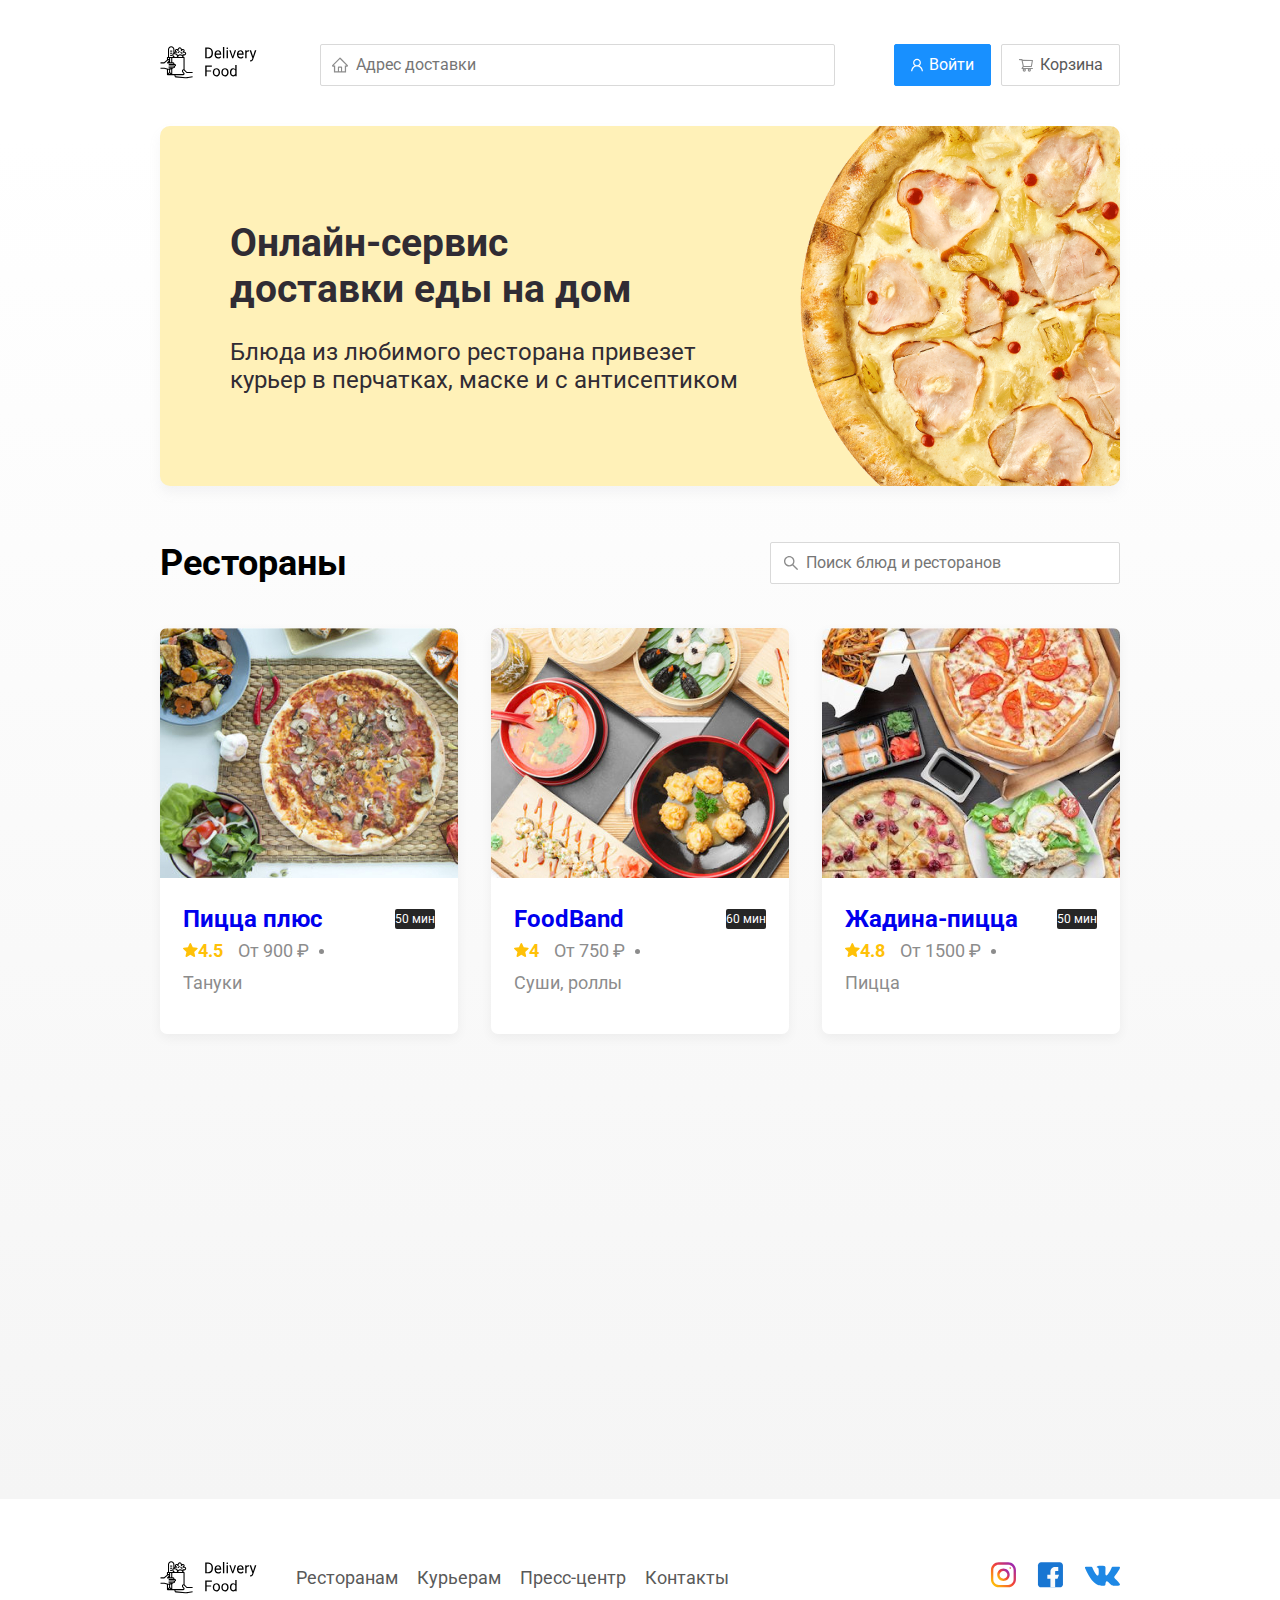
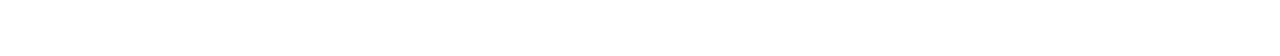
<file: index.html>
<!DOCTYPE html>
<html lang="ru">
  <head>
    <meta charset="UTF-8" />
    <meta name="viewport" content="width=device-width, initial-scale=1.0" />
    <title>Delivery food - доставка еды на дом</title>
    <link
      href="https://fonts.googleapis.com/css2?family=Roboto:400,700&display=swap&subset=cyrillic"
      rel="stylesheet"
    />
    <link rel="stylesheet" href="css/normalize.css" />
    <link rel="stylesheet" href="css/animate.min.css" />
    <link rel="stylesheet" href="css/style.css" />
  </head>

  <body>
    <!-- шапка сайта -->
    <div class="container">
      <header class="header">
        <!-- Логотип -->
        <a href="index.html" class="logo">
          <img src="img\logo.svg" alt="logo" />
        </a>
        <!-- Поле поиска -->
        <input
          type="text"
          class="input input-address"
          placeholder="Адрес доставки"
        />
        <!-- кнопки -->
        <div class="buttons">
          <button class="button button-primary">
            <img src="img/user.svg" alt="user" class="button-icon" />
            <span class="button-text">Войти</span>
          </button>
          <button class="button" id="card-button">
            <img
              src="img/shopping-cart.svg"
              alt="shopping card"
              class="button-icon"
            />
            <span class="button-text">Корзина</span>
          </button>
        </div>
      </header>
    </div>
    <!--/.container-->
    <main class="main">
      <div class="container">
        <section class="promo">
          <h1 class="promo-title">Онлайн-сервис <br />доставки еды на дом</h1>
          <p class="promo-text">
            Блюда из любимого ресторана привезет <br />курьер в перчатках, маске
            и с антисептиком
          </p>
        </section>
        <section class="restaurants">
          <div class="section-heading">
            <h2 class="section-title">Рестораны</h2>
            <input
              type="text"
              class="input input-search"
              placeholder="Поиск блюд и ресторанов"
            />
          </div>
          <div class="cards">
            <a href="restaurant.html" class="card wow bounceInUp" data-wow-delay="0.2s">
              <img src="img/image.jpg" alt="image" class="card-image" />
              <div class="card-text">
                <div class="card-heading">
                  <h3 class="card-title">Пицца плюс</h3>
                  <span class="card-tag tag">50 мин</span>
                </div>
                <!-- /.card-heading -->
                <div class="card-info">
                  <div class="rating">
                    <img
                      src="img/rating.svg"
                      alt="rating"
                      class="rating-star"
                    />4.5
                  </div>
                  <div class="price">От 900 ₽</div>
                  <div class="category">Тануки</div>
                </div>
                <!-- /.card-info -->
              </div>
            </a>
            <!-- /.card -->

            <a href="restaurant.html" class="card wow bounceInUp" data-wow-delay="0.4s">
              <img src="img/image1.jpg" alt="image" class="card-image" />
              <div class="card-text">
                <div class="card-heading">
                  <h3 class="card-title">FoodBand</h3>
                  <span class="card-tag tag">60 мин</span>
                </div>
                <!-- /.card-heading -->
                <div class="card-info">
                  <div class="rating">
                    <img
                      src="img/rating.svg"
                      alt="rating"
                      class="rating-star"
                    />4
                  </div>
                  <div class="price">От 750 ₽</div>
                  <div class="category">Суши, роллы</div>
                </div>
                <!-- /.card-info -->
              </div>
            </a>
            <!-- /.card -->

            <a href="restaurant.html" class="card wow bounceInUp" data-wow-delay="0.6s">
              <img src="img/image2.jpg" alt="image" class="card-image" />
              <div class="card-text">
                <div class="card-heading">
                  <h3 class="card-title">Жадина-пицца</h3>
                  <span class="card-tag tag">50 мин</span>
                </div>
                <!-- /.card-heading -->
                <div class="card-info">
                  <div class="rating">
                    <img
                      src="img/rating.svg"
                      alt="rating"
                      class="rating-star"
                    />4.8
                  </div>
                  <div class="price">От 1500 ₽</div>
                  <div class="category">Пицца</div>
                </div>
                <!-- /.card-info -->
              </div>
            </av>
            <!-- /.card -->

            <a href="restaurant.html" class="card wow bounceInUp" data-wow-delay="0.2s">
              <img src="img/image3.jpg" alt="image" class="card-image" />
              <div class="card-text">
                <div class="card-heading">
                  <h3 class="card-title">Точка еды</h3>
                  <span class="card-tag tag">40 мин</span>
                </div>
                <!-- /.card-heading -->
                <div class="card-info">
                  <div class="rating">
                    <img
                      src="img/rating.svg"
                      alt="rating"
                      class="rating-star"
                    />4.5
                  </div>
                  <div class="price">От 300 ₽</div>
                  <div class="category">Суши</div>
                </div>
                <!-- /.card-info -->
              </div>
            </a>
            <!-- /.card -->

            <a href="restaurant.html" class="card wow bounceInUp" data-wow-delay="0.4s">
              <img src="img/image4.jpg" alt="image" class="card-image" />
              <div class="card-text">
                <div class="card-heading">
                  <h3 class="card-title">Роллы</h3>
                  <span class="card-tag tag">60 мин</span>
                </div>
                <!-- /.card-heading -->
                <div class="card-info">
                  <div class="rating">
                    <img
                      src="img/rating.svg"
                      alt="rating"
                      class="rating-star"
                    />4.5
                  </div>
                  <div class="price">От 500 ₽</div>
                  <div class="category">Роллы</div>
                </div>
                <!-- /.card-info -->
              </div>
            </av>
            <!-- /.card -->

            <a href="restaurant.html" class="card wow bounceInUp" data-wow-delay="0.6s">
              <img src="img/image5.jpg" alt="image" class="card-image" />
              <div class="card-text">
                <div class="card-heading">
                  <h3 class="card-title">PizzaBurger</h3>
                  <span class="card-tag tag">30 мин</span>
                </div>
                <!-- /.card-heading -->
                <div class="card-info">
                  <div class="rating">
                    <img
                      src="img/rating.svg"
                      alt="rating"
                      class="rating-star"
                    />5
                  </div>
                  <div class="price">От 700 ₽</div>
                  <div class="category">Пицца</div>
                </div>
                <!-- /.card-info -->
              </div>
            </a>
            <!-- /.card -->
          </div>
          <!-- /.cards -->
        </section>
      </div>
    </main>

    <footer class="footer">
      <div class="container">
        <div class="footer-block">
          <img src="img/logo.svg" alt="logo" class="logo footer-logo" />
          <nav class="footer-nav">
            <a href="#" class="footer-link">Ресторанам</a>
            <a href="#" class="footer-link">Курьерам</a>
            <a href="#" class="footer-link">Пресс-центр</a>
            <a href="#" class="footer-link">Контакты</a>
          </nav>
          <div class="social-links">
            <a href="#" class="social-link"
              ><img src="img/instagram.svg" alt="instagram"
            /></a>
            <a href="#" class="social-link"
              ><img src="img/fb.svg" alt="facebook"
            /></a>
            <a href="#" class="social-link"
              ><img src="img/vk.svg" alt="VK"
            /></a>
          </div>
        </div>
      </div>
    </footer>
    <div class="modal">
      <div class="modal-dialog">
        <div class="modal-header">
          <h3 class="modal-title">Корзина</h3>
          <button class="close">&times</button>
          <!--&times -это крестик для закрытия окна-->
        </div>
        <!-- /.modal-header -->
        <div class="modal-body">
          <div class="food-row">
            <span class="food-name">Ролл угорь стандартный </span>
            <strong class="food-price">250 ₽</strong>
            <div class="food-counter">
              <button class="counter-button">-</button>
              <span class="counter">1</span>
              <button class="counter-button">+</button>
            </div>
          </div>
          <!-- /.food-row -->
          <div class="food-row">
            <span class="food-name">Ролл угорь стандартный </span>
            <strong class="food-price">250 ₽</strong>
            <div class="food-counter">
              <button class="counter-button">-</button>
              <span class="counter">1</span>
              <button class="counter-button">+</button>
            </div>
          </div>
          <!-- /.food-row -->
          <div class="food-row">
            <span class="food-name">Ролл угорь стандартный </span>
            <strong class="food-price">250 ₽</strong>
            <div class="food-counter">
              <button class="counter-button">-</button>
              <span class="counter">1</span>
              <button class="counter-button">+</button>
            </div>
          </div>
          <!-- /.food-row -->
          <div class="food-row">
            <span class="food-name">Ролл угорь стандартный </span>
            <strong class="food-price">250 ₽</strong>
            <div class="food-counter">
              <button class="counter-button">-</button>
              <span class="counter">1</span>
              <button class="counter-button">+</button>
            </div>
          </div>
          <!-- /.food-row -->
          <div class="food-row">
            <span class="food-name">Ролл угорь стандартный </span>
            <strong class="food-price">250 ₽</strong>
            <div class="food-counter">
              <button class="counter-button">-</button>
              <span class="counter">1</span>
              <button class="counter-button">+</button>
            </div>
          </div>
          <!-- /.food-row -->
        </div>
        <!-- /.modal-body -->
        <div class="modal-footer">
          <span class="modal-pricetag"> 1250 ₽</span>
          <div class="footer-buttons">
            <button class="button button-primary">Оформить заказ</button>
            <button class="button">Отмена</button>
          </div>
        </div>
        <!-- /.modal-footer -->
      </div>
      <!-- /.modal-dialog -->
    </div>
  <script src="js/wow.min.js"></script>
  <script src="js/main.js"></script>
  </body>
</html>
</file>
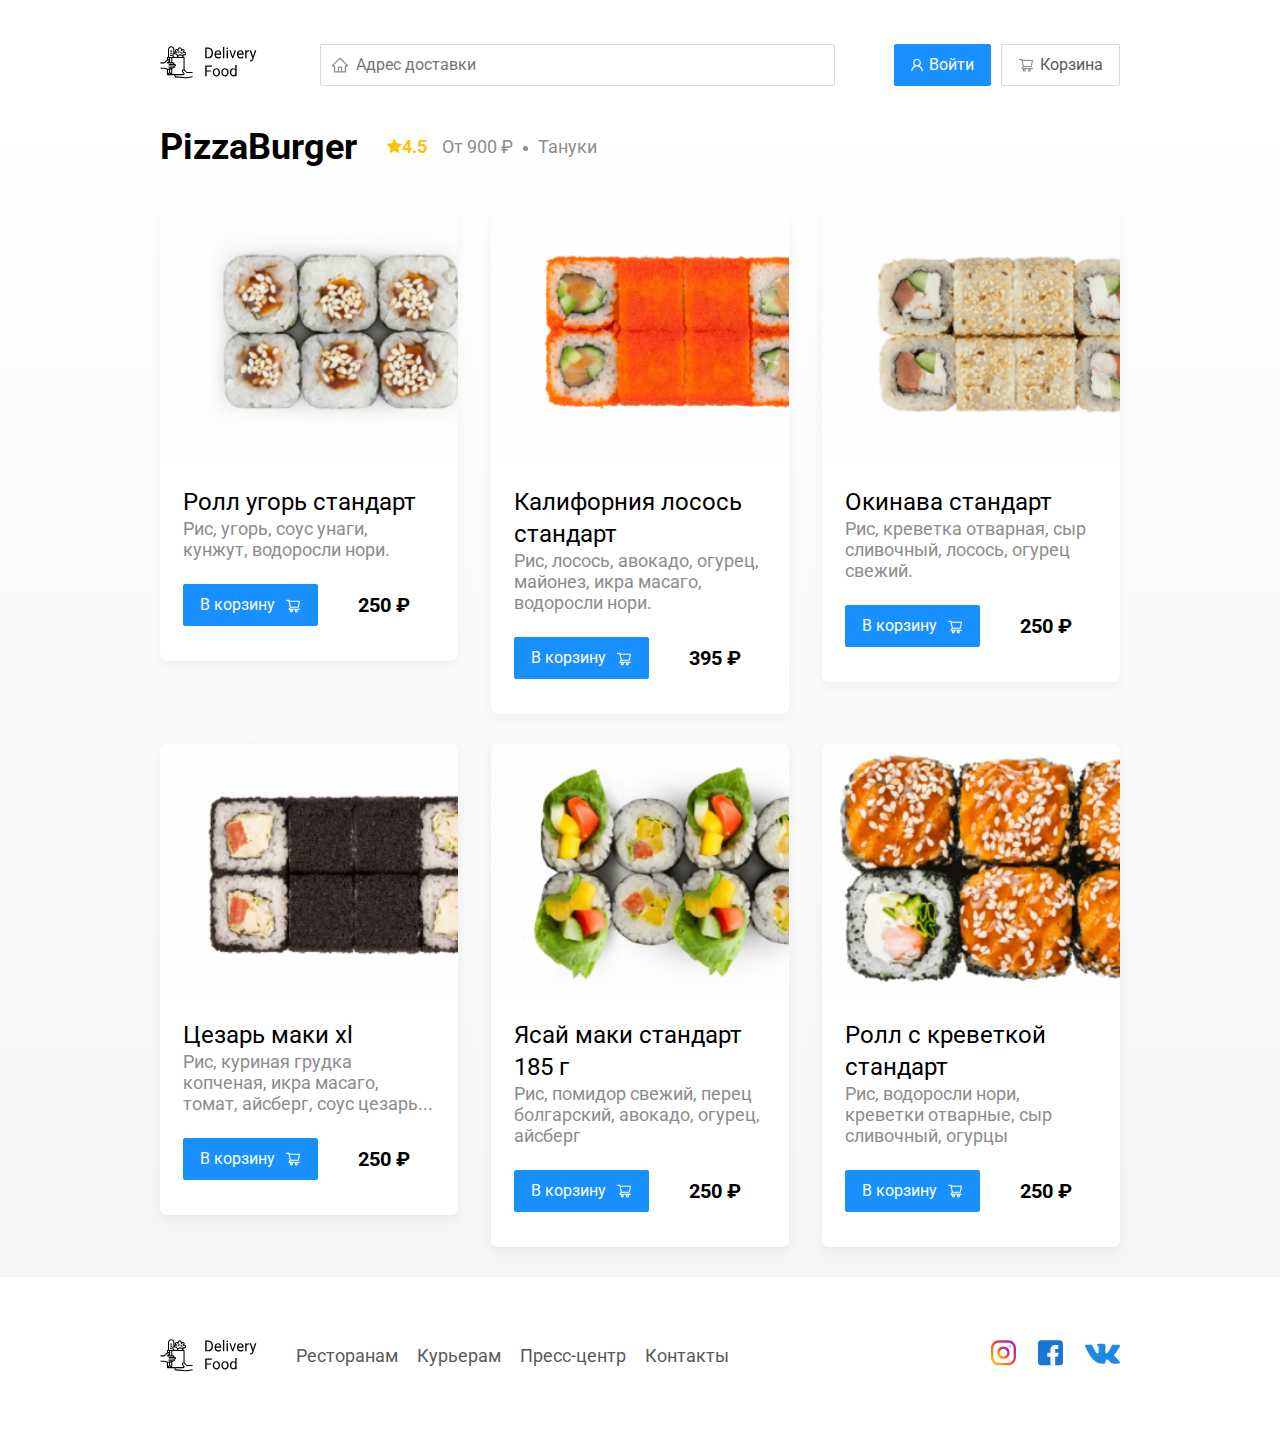
<file: restaurant.html>
<!DOCTYPE html>
<html lang="ru">
  <head>
    <meta charset="UTF-8" />
    <meta name="viewport" content="width=device-width, initial-scale=1.0" />
    <title>PizzaBurger - доставка еды на дом</title>
    <link
      href="https://fonts.googleapis.com/css2?family=Roboto:400,700&display=swap&subset=cyrillic"
      rel="stylesheet"
    />
    <link rel="stylesheet" href="css/normalize.css" />
    <link rel="stylesheet" href="css/animate.min.css" />
    <link rel="stylesheet" href="css/style.css" />
  </head>

  <body>
    <!-- шапка сайта -->
    <div class="container">
      <header class="header">
        <!-- Логотип -->
        <a href="index.html" class="logo">
          <img src="img\logo.svg" alt="logo" />
        </a>
        <!-- Поле поиска -->
        <input
          type="text"
          class="input input-address"
          placeholder="Адрес доставки"
        />
        <!-- кнопки -->
        <div class="buttons">
          <button class="button button-primary">
            <img src="img/user.svg" alt="user" class="button-icon" />
            <span class="button-text">Войти</span>
          </button>
          <button class="button" id="card-button">
            <img
              src="img/shopping-cart.svg"
              alt="shopping card"
              class="button-icon"
            />
            <span class="button-text">Корзина</span>
          </button>
        </div>
      </header>
    </div>
    <!--/.container-->
    <main class="main">
      <div class="container">
        <section class="restaurants">
          <div class="section-heading">
            <h2 class="section-title">PizzaBurger</h2>
            <div class="card-info">
              <div class="rating">
                <img src="img/rating.svg" alt="rating" class="rating-star" />4.5
              </div>
              <div class="price">От 900 ₽</div>
              <div class="category">Тануки</div>
            </div>
            <!-- /.card-info -->
          </div>
          <div class="cards">
            <div class="card wow bounceInUp" data-wow-delay="0.2s">
              <img src="img/roll-ugor.jpg" alt="image" class="card-image" />
              <div class="card-text">
                <div class="card-heading">
                  <h3 class="card-title card-title-reg">Ролл угорь стандарт</h3>
                </div>
                <!-- /.card-heading -->
                <div class="card-info">
                  <div class="ingredients">
                    Рис, угорь, соус унаги, кунжут, водоросли нори.
                  </div>
                </div>
                <!-- /.card-info -->
                <div class="card-buttons">
                  <button class="button button-primary">
                    <span class="button-card-text">В корзину</span>
                    <img
                      src="img/shopping-cart-white.svg"
                      alt="shopping cart"
                      class="card-button-image"
                    />
                  </button>
                  <strong class="card-price-bold">250 ₽</strong>
                </div>
              </div>
            </div>
            <!-- /.card -->

            <div class="card wow bounceInUp" data-wow-delay="0.4s">
              <img
                src="img/kalifornia-losos.jpg"
                alt="image"
                class="card-image"
              />
              <div class="card-text">
                <div class="card-heading">
                  <h3 class="card-title card-title-reg">
                    Калифорния лосось стандарт
                  </h3>
                </div>
                <!-- /.card-heading -->
                <div class="card-info">
                  <div class="ingredients">
                    Рис, лосось, авокадо, огурец, майонез, икра масаго,
                    водоросли нори.
                  </div>
                </div>
                <!-- /.card-info -->
                <div class="card-buttons">
                  <button class="button button-primary">
                    <span class="button-card-text">В корзину</span>
                    <img
                      src="img/shopping-cart-white.svg"
                      alt="shopping cart"
                      class="card-button-image"
                    />
                  </button>
                  <strong class="card-price-bold">395 ₽</strong>
                </div>
              </div>
            </div>
            <!-- /.card -->

            <div class="card wow bounceInUp" data-wow-delay="0.6s">
              <img src="img/okinava.jpg" alt="image" class="card-image" />
              <div class="card-text">
                <div class="card-heading">
                  <h3 class="card-title card-title-reg">Окинава стандарт</h3>
                </div>
                <!-- /.card-heading -->
                <div class="card-info">
                  <div class="ingredients">
                    Рис, креветка отварная, сыр сливочный, лосось, огурец
                    свежий.
                  </div>
                </div>
                <!-- /.card-info -->
                <div class="card-buttons">
                  <button class="button button-primary">
                    <span class="button-card-text">В корзину</span>
                    <img
                      src="img/shopping-cart-white.svg"
                      alt="shopping cart"
                      class="card-button-image"
                    />
                  </button>
                  <strong class="card-price-bold">250 ₽</strong>
                </div>
              </div>
            </div>
            <!-- /.card -->

            <div class="card wow bounceInUp" data-wow-delay="0.2s">
              <img src="img/cezar-maki.jpg" alt="image" class="card-image" />
              <div class="card-text">
                <div class="card-heading">
                  <h3 class="card-title card-title-reg">Цезарь маки хl</h3>
                </div>
                <!-- /.card-heading -->
                <div class="card-info">
                  <div class="ingredients">
                    Рис, куриная грудка копченая, икра масаго, томат, айсберг,
                    соус цезарь...
                  </div>
                </div>
                <!-- /.card-info -->
                <div class="card-buttons">
                  <button class="button button-primary">
                    <span class="button-card-text">В корзину</span>
                    <img
                      src="img/shopping-cart-white.svg"
                      alt="shopping cart"
                      class="card-button-image"
                    />
                  </button>
                  <strong class="card-price-bold">250 ₽</strong>
                </div>
              </div>
            </div>
            <!-- /.card -->

            <div class="card wow bounceInUp" data-wow-delay="0.4s">
              <img src="img/yasai-maki.jpg" alt="image" class="card-image" />
              <div class="card-text">
                <div class="card-heading">
                  <h3 class="card-title card-title-reg">
                    Ясай маки стандарт 185 г
                  </h3>
                </div>
                <!-- /.card-heading -->
                <div class="card-info">
                  <div class="ingredients">
                    Рис, помидор свежий, перец болгарский, авокадо, огурец,
                    айсберг
                  </div>
                </div>
                <!-- /.card-info -->
                <div class="card-buttons">
                  <button class="button button-primary">
                    <span class="button-card-text">В корзину</span>
                    <img
                      src="img/shopping-cart-white.svg"
                      alt="shopping cart"
                      class="card-button-image"
                    />
                  </button>
                  <strong class="card-price-bold">250 ₽</strong>
                </div>
              </div>
            </div>
            <!-- /.card -->

            <div class="card wow bounceInUp" data-wow-delay="0.6s">
              <img src="img/roll-krevetka.jpg" alt="image" class="card-image" />
              <div class="card-text">
                <div class="card-heading">
                  <h3 class="card-title card-title-reg">
                    Ролл с креветкой стандарт
                  </h3>
                </div>
                <!-- /.card-heading -->
                <div class="card-info">
                  <div class="ingredients">
                    Рис, водоросли нори, креветки отварные, сыр сливочный,
                    огурцы
                  </div>
                </div>
                <!-- /.card-info -->
                <div class="card-buttons">
                  <button class="button button-primary">
                    <span class="button-card-text">В корзину</span>
                    <img
                      src="img/shopping-cart-white.svg"
                      alt="shopping cart"
                      class="card-button-image"
                    />
                  </button>
                  <strong class="card-price-bold">250 ₽</strong>
                </div>
              </div>
            </div>
            <!-- /.card -->
          </div>
          <!-- /.cards -->
        </section>
      </div>
    </main>

    <footer class="footer">
      <div class="container">
        <div class="footer-block">
          <img src="img/logo.svg" alt="logo" class="logo footer-logo" />
          <nav class="footer-nav">
            <a href="#" class="footer-link">Ресторанам</a>
            <a href="#" class="footer-link">Курьерам</a>
            <a href="#" class="footer-link">Пресс-центр</a>
            <a href="#" class="footer-link">Контакты</a>
          </nav>
          <div class="social-links">
            <a href="#" class="social-link"
              ><img src="img/instagram.svg" alt="instagram"
            /></a>
            <a href="#" class="social-link"
              ><img src="img/fb.svg" alt="facebook"
            /></a>
            <a href="#" class="social-link"
              ><img src="img/vk.svg" alt="VK"
            /></a>
          </div>
        </div>
      </div>
    </footer>

    <div class="modal">
      <div class="modal-dialog">
        <div class="modal-header">
          <h3 class="modal-title">Корзина</h3>
          <button class="close">&times</button
          ><!--&times -это крестик для закрытия окна-->
        </div>
        <!-- /.modal-header -->
        <div class="modal-body">
          <div class="food-row">
            <span class="food-name">Ролл угорь стандартный </span>
            <strong class="food-price">250 ₽</strong>
            <div class="food-counter">
              <button class="counter-button">-</button>
              <span class="counter">1</span>
              <button class="counter-button">+</button>
            </div>
          </div>
          <!-- /.food-row -->
          <div class="food-row">
            <span class="food-name">Ролл угорь стандартный </span>
            <strong class="food-price">250 ₽</strong>
            <div class="food-counter">
              <button class="counter-button">-</button>
              <span class="counter">1</span>
              <button class="counter-button">+</button>
            </div>
          </div>
          <!-- /.food-row -->
          <div class="food-row">
            <span class="food-name">Ролл угорь стандартный </span>
            <strong class="food-price">250 ₽</strong>
            <div class="food-counter">
              <button class="counter-button">-</button>
              <span class="counter">1</span>
              <button class="counter-button">+</button>
            </div>
          </div>
          <!-- /.food-row -->
          <div class="food-row">
            <span class="food-name">Ролл угорь стандартный </span>
            <strong class="food-price">250 ₽</strong>
            <div class="food-counter">
              <button class="counter-button">-</button>
              <span class="counter">1</span>
              <button class="counter-button">+</button>
            </div>
          </div>
          <!-- /.food-row -->
          <div class="food-row">
            <span class="food-name">Ролл угорь стандартный </span>
            <strong class="food-price">250 ₽</strong>
            <div class="food-counter">
              <button class="counter-button">-</button>
              <span class="counter">1</span>
              <button class="counter-button">+</button>
            </div>
          </div>
          <!-- /.food-row -->
        </div>
        <!-- /.modal-body -->
        <div class="modal-footer">
          <span class="modal-pricetag"> 1250 ₽</span>
          <div class="footer-buttons">
            <button class="button button-primary">Оформить заказ</button>
            <button class="button">Отмена</button>
          </div>
        </div>
        <!-- /.modal-footer -->
      </div>
      <!-- /.modal-dialog -->
    </div>
    <script src="js/wow.min.js"></script>
    <script src="js/main.js"></script>
  </body>
</html>
</file>
<file: css/style.css>
* {
  box-sizing: border-box;
}
body {
  font-family: "Roboto", sans-serif;
  padding-top: 44px;
}
.container {
  /* border: 1px solid red; */
  max-width: 1200px;
  margin: auto;
}
.header {
  display: flex;
  align-items: center;
  justify-content: space-between;

  margin-bottom: 40px;
}
.input {
  background: #ffffff;
  border: 1px solid #d9d9d9;
  border-radius: 2px;
  font-size: 16px;
  line-height: 24px;
  padding: 8px;
  padding-left: 35px;
  background-repeat: no-repeat;
  background-position: left 11px center;
}
.input-address {
  flex: 0.8; /* 80% места*/
  background-image: url(../img/Home.svg);
}
.input-search {
  background-image: url(../img/search.svg);
  width: 350px;
  margin-left: auto;
}
.buttons {
  display: flex;
  align-items: center;
}
.button {
  display: flex;
  align-items: center;
  padding: 8px 16px;
  background: #ffffff;
  border: 1px solid #d9d9d9;
  box-sizing: border-box;
  box-shadow: 0px 0px 2px rgba(0, 0, 0, 0.0015);
  border-radius: 2px;
  color: #595959;
  font-size: 16px;
  line-height: 24px;
  cursor: pointer;
}
.button-primary {
  background: #1890ff;
  border: 1px solid #1890ff;
  color: #fff;
  margin-right: 10px;
}
.button-icon {
  margin-right: 6px;
  /* vertical-align: middle; */
}
.button-card-text {
  margin-right: 10px;
}
/* .button-text { */
/* vertical-align: middle; */
/* } */
.promo {
  box-shadow: 0px 7px 12px rgba(158, 158, 163, 0.1);
  background: #fff1b8 url(../img/promo-image3.jpeg) no-repeat top -100px right -243px /
    942px;
  border-radius: 10px;
  padding: 68px 70px;
  margin-bottom: 56px;
}
.promo-title {
  font-style: normal;
  font-weight: bold;
  font-size: 39px;
  line-height: 46px;
  color: #302c34;
}
.promo-text {
  font-style: normal;
  font-weight: normal;
  font-size: 24px;
  line-height: 28px;

  color: #302c34;
  max-width: 538px;
}
.main {
  background: linear-gradient(
    180deg,
    rgba(245, 245, 245, 0) 1.04%,
    #f5f5f5 100%
  );
}
.section-heading {
  display: flex;
  align-items: center;
  /* justify-content: space-between; */
  margin-bottom: 44px;
}
.section-title {
  font-style: normal;
  font-weight: bold;
  font-size: 36px;
  line-height: 42px;
  margin: 0;
  color: #000000;
  margin-right: 30px;
}
.cards {
  display: flex;
  align-items: flex-start;
  flex-wrap: wrap;
  justify-content: space-between;
}
.card {
  background: #ffffff;
  box-shadow: 0px 4px 12px rgba(0, 0, 0, 0.05);
  border-radius: 7px;
  overflow: hidden;
  margin-bottom: 30px;
  /* min-width: 385px; */
  flex-basis: 31%;
  text-decoration: none; /*убираем декорирование текстаа (подчеркивания как ссылку)*/
}
.card-image {
  width: 384px;
  height: 250px;
  object-fit: cover;
}
.card-text {
  padding-top: 20px;
  padding-bottom: 35px;
  padding-left: 23px;
  padding-right: 23px;
}
.card-heading {
  display: flex;
  align-items: center;
  justify-content: space-between;
}
.card-title {
  margin: 0;
  font-style: normal;
  font-weight: bold;
  font-size: 24px;
  line-height: 32px;
}
.card-title-reg {
  font-weight: 400;
}
.card-tag {
  font-style: normal;
  font-weight: normal;
  font-size: 12px;
  line-height: 20px;
  color: #ffffff;
  background: #262626;
  border-radius: 2px;
}
.card-info {
  display: flex;
  align-items: center;
  flex-wrap: wrap;
  /* margin-bottom: 24px; */
}
.card-buttons {
  display: flex;
  /* justify-content: space-between; */
  align-items: center;
  margin-top: 24px;
}
.card-price-bold {
  font-weight: bold;
  font-size: 20px;
  line-height: 32px;
  margin-left: 30px;
}
.rating {
  margin-right: 26px;
  color: #ffc107;
  font-weight: bold;
  font-size: 18px;
  line-height: 32px;
}
.price,
.category {
  color: #8c8c8c;
  font-size: 18px;
  line-height: 32px;
}
.price {
  margin-right: 10px;
}
.ingredients {
  color: #8c8c8c;
  font-size: 18px;
  line-height: 21px;
}
.category {
  text-overflow: ellipsis;
  overflow: hidden;
  white-space: nowrap;
  min-width: 150px;
}
.price:after {
  content: "";
  width: 5px;
  height: 5px;
  background-color: #8c8c8c;
  display: inline-block;
  vertical-align: middle;
  background-repeat: 50%;
  margin-left: 10px;
  border-radius: 50%;
  margin-left: 10px;
}
.footer {
  padding: 60px 0;
}
.footer-block {
  display: flex;
  align-items: center;
  justify-content: space-between;
}
.footer-nav {
  margin-left: 35px;
  margin-right: auto;
}
.footer-link {
  display: inline-block;
  color: #595959;
  font-style: normal;
  font-weight: normal;
  font-size: 18px;
  line-height: 21px;
  text-decoration: none;
}
/* для всех кроме последнего */
.footer-link:not(:last-child) {
  margin-right: 15px;
}
.social-links {
  display: flex;
  align-items: center;
}
.social-link:not(:last-child) {
  margin-right: 21px;
}

.modal {
  position: fixed;
  left: 0;
  top: 0;
  width: 100%;
  height: 100%;
  background: rgba(0, 0, 0, 0.4);
  /* display: flex; 'окно не скрыто */
  display: none; /*'окно скрыто */
}
.is-open {
  display: flex; /* класc чтобы окно появлялось */
}
.modal-dialog {
  max-width: 780px;
  width: 95%;
  /* min-height: 552px; */
  background: #ffffff;
  border-radius: 5px;
  margin: auto;
  padding: 40px 45px;
}
.modal-header {
  margin-bottom: 45px;
  display: flex; /*выстраиваем в одну строку*/
  align-items: center; /*по центру друг от друга*/
  justify-content: space-between; /*раскидываем по разные стороны*/
}
.modal-title {
  margin: 0;
  font-weight: bold;
  font-size: 36px;
  line-height: 42px;
}
.close {
  font-size: 36px;
  border: none; /*нет обводки*/
  background-color: transparent; /*задний фон прозрачный*/
}
.modal-body {
  margin-bottom: 52px;
}
.food-row {
  display: flex;
  align-items: flex-start;
  justify-content: space-between;
  padding-bottom: 8px;
  border-bottom: 1px solid #d9d9d9;
  margin-bottom: 15px;
}
.food-price {
  margin-left: auto;
  margin-right: 47px;
  font-weight: bold;
  font-size: 20px;
  line-height: 32px;
}
.food-name {
  font-weight: normal;
  font-size: 18px;
  line-height: 32px;
}
.food-counter {
  display: flex;
  align-items: center;
}
.counter-button {
  display: flex;
  align-items: center;
  justify-content: center;
  width: 39px;
  height: 32px;
  background: #ffffff;
  border: 1px solid #40a9ff;
  box-sizing: border-box;
  border-radius: 2px;
  font-weight: normal;
  font-size: 14px;
  line-height: 22px;
  color: #40a9ff;
}
.counter {
  font-size: 16px;
  line-height: 24px;
  margin-left: 10px;
  margin-right: 10px;
}
.modal-footer {
  display: flex;
  align-items: center;
  justify-content: space-between;
}
.footer-buttons {
  display: flex;
  align-items: center;
}
.modal-pricetag {
  background: #262626;
  border-radius: 5px;
  color: #ffffff;
  padding: 15px 20px;
}

@media (max-width: 1366px) {
  .container {
    max-width: 960px;
  }
  .promo {
    background-position: center right -300px;
    background-size: 750px;
  }
  .rating {
    margin-right: 15px;
  }
  .category,
  .price {
    font-style: 14px;
  }
}
@media (max-width: 992px) {
  .container {
    max-width: 750px;
  }
  .promo {
    padding: 50px;
    background-size: 500px;
    background-position: center right -200px;
  }
  .promo-text {
    font-size: 18px;
    max-width: 400px;
  }
  .card {
    flex-basis: 49%;
  }
  .footer-link {
    font-size: 16px;
  }
}
@media (max-width: 768px) {
  .container {
    max-width: 560px;
  }
  .card-info {
    flex-wrap: wrap;
  }
  .rating {
    flex-basis: 100%;
  }
  .card-title {
    font-size: 18px;
  }
  .promo {
    background-size: 400px;
    background-position: bottom 40px right -200px;
  }
  .promo-title {
    font-size: 24px;
    line-height: 1.4;
  }
  .promo-text {
    margin-top: 0;
  }
}
@media (max-width: 578px) {
  .container {
    width: 90%;
  }
  .header {
    flex-wrap: wrap;
  }
  .input-address {
    order: 5; /* ставим input-address последним*/
    margin-top: 15px;
    flex: 1; /* растянуть на всю длину*/
  }
  .promo {
    background-image: none;
  }
  .promo-title {
    margin-bottom: 10px;
  }
  .section-title {
    font-size: 20px;
  }
  .card {
    flex-basis: 100%;
  }
  .card-image {
    width: 100%;
  }
  .footer {
    padding: 30px 0;
  }
  .footer-block {
    align-items: flex-start;
  }
  .footer-nav {
    margin-left: 0;
    margin-right: 0;
    order: 0;
    display: flex;
    flex-direction: column;
  }
  .footer-logo {
    margin-right: 15px;
    order: 1;
  }
  .social-links {
    order: 2;
  }
}
@media (max-width: 480px) {
  .button-text {
    display: none; /*убрать текст*/
  }
  .button {
    min-height: 30px;
  }
  .button-icon {
    margin: 0;
  }
  .promo {
    padding: 20px;
  }
  .section-heading {
    flex-wrap: wrap;
  }
  /* .section-title { */
  /* justify-content: space-between; */
  /* } */
  .footer-block {
    flex-wrap: wrap;
    flex-direction: column;
    align-items: center;
  }
  .footer-logo {
    order: 0;
    margin-bottom: 15px;
  }
  .footer-nav {
    margin-bottom: 15px;
    text-align: center;
  }
  .footer-link:not(:last-child) {
    margin-right: 0;
  }
}
</file>
